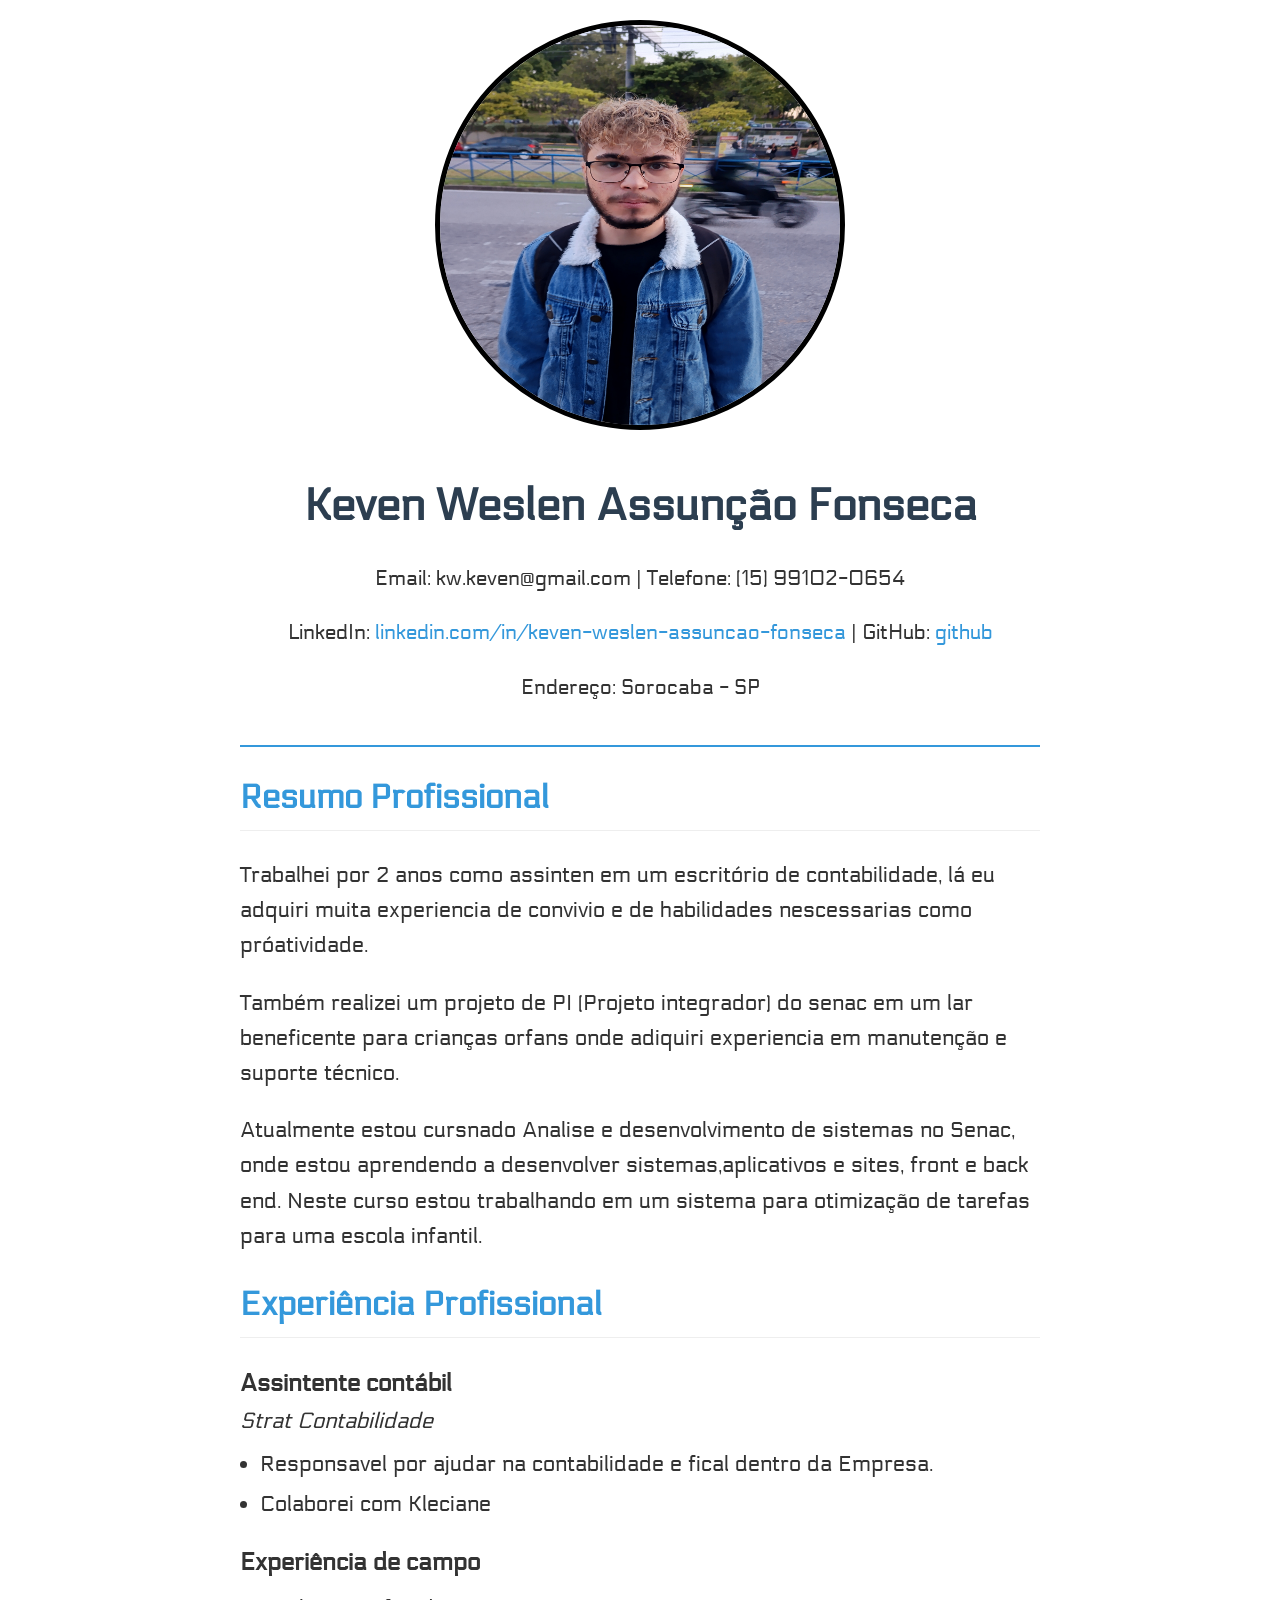
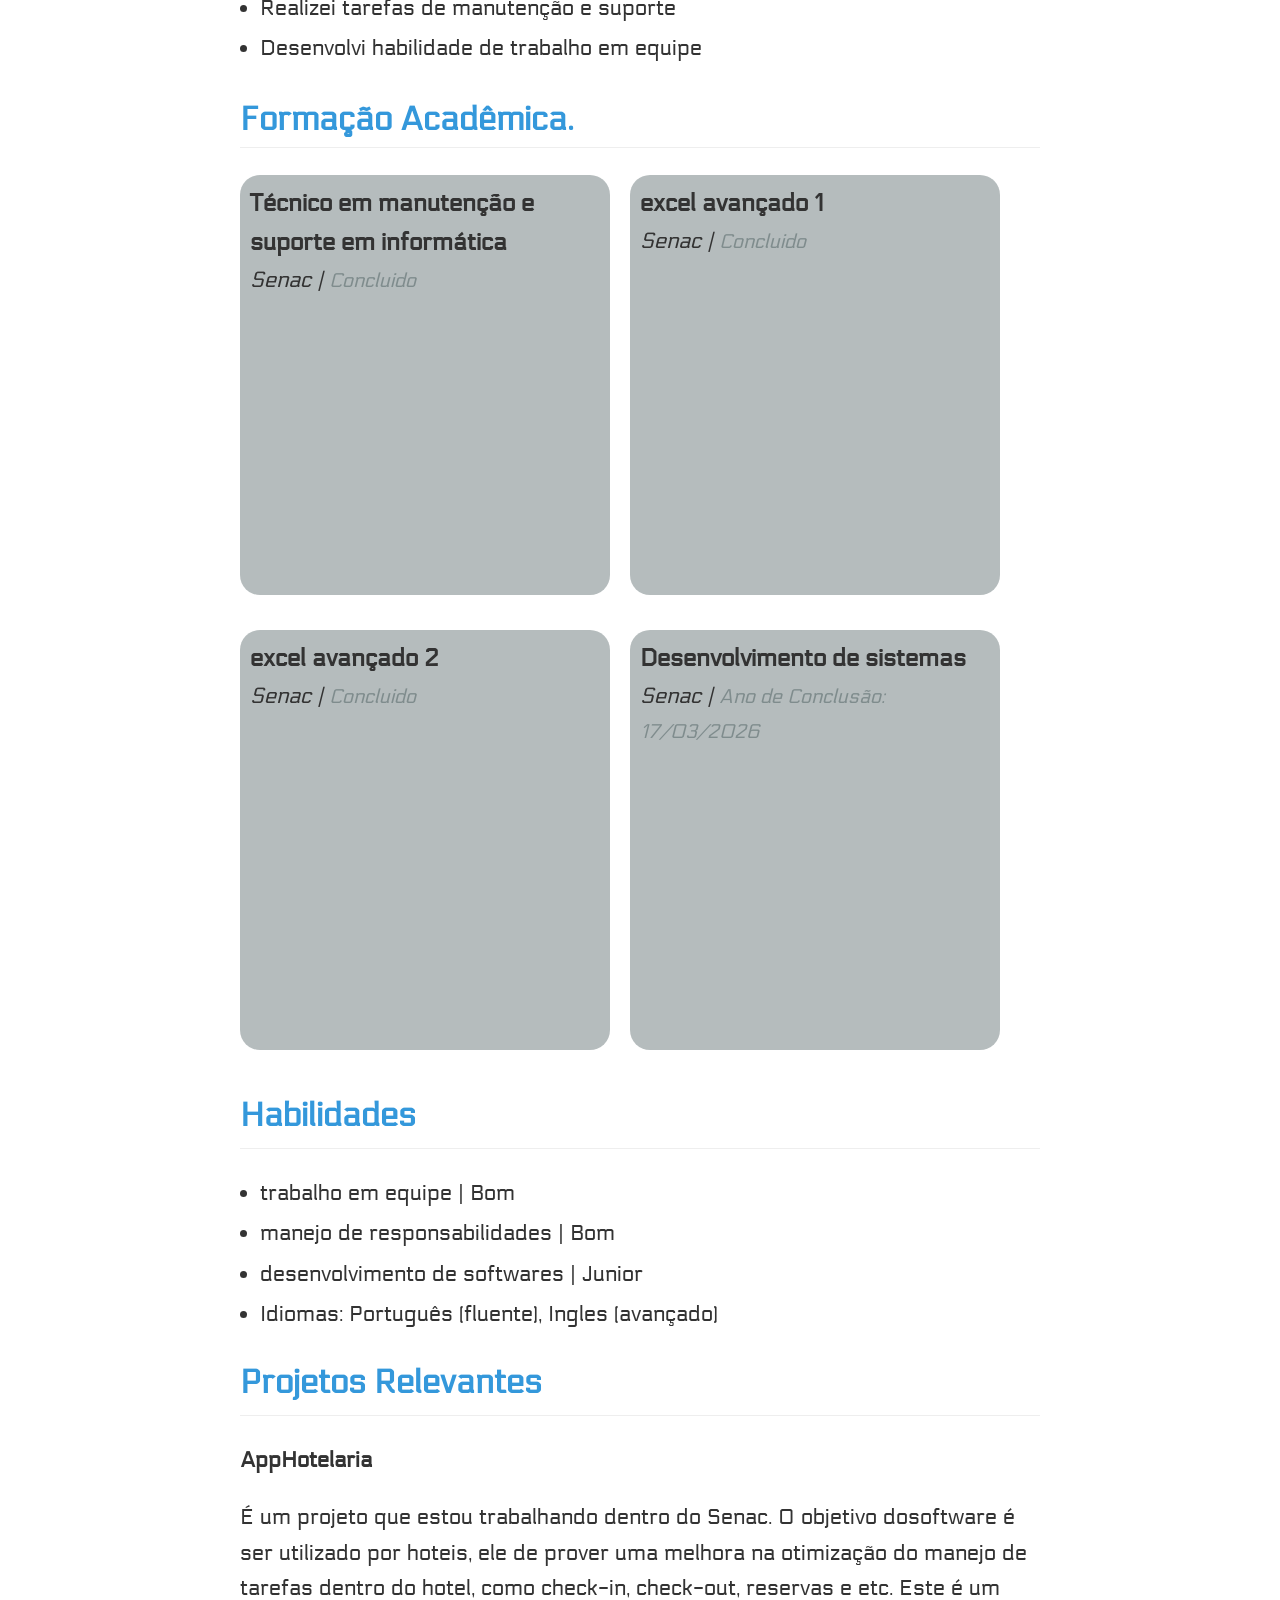
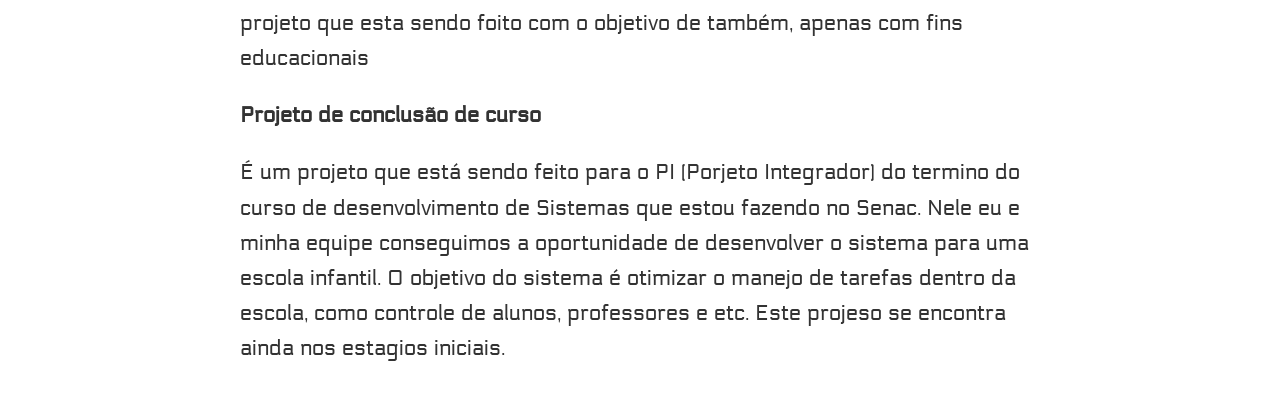
<file: index.html>
<!DOCTYPE html>
<html lang="pt-br">
<head>
    <meta charset="UTF-8">
    <meta name="viewport" content="width=device-width, initial-scale=1.0">
    <title>Meu Currículo</title>
    <link rel="stylesheet" href="Style.css">

</head>
<body>
    <header>
        <div class="profile-picture">
            <img src="./Resources/Imag/FotoPerfil.jpg" alt="Foto de Perfil">
        <h1>Keven Weslen Assunção Fonseca</h1>
        <div class="contact-info">
            <p>Email: kw.keven@gmail.com | Telefone: (15) 99102-0654</p>
            <p>LinkedIn: <a href="https://www.linkedin.com/in/keven-weslen-assuncao-fonseca/" target="_blank">linkedin.com/in/keven-weslen-assuncao-fonseca</a> | GitHub: <a href="https://github.com/kevenweslen" target="_blank">github</a></p>
            <p>Endereço: Sorocaba - SP</p>
        </div>
    </header>

    <section id="resumo">
        <h2>Resumo Profissional</h2>
        <p>Trabalhei por 2 anos como assinten em um escritório de contabilidade, lá eu adquiri muita experiencia de convivio e de habilidades nescessarias como próatividade.</p>
        <p> Também realizei um projeto de PI (Projeto integrador) do senac em um lar beneficente para crianças orfans onde adiquiri experiencia em manutenção e suporte técnico.</p>
        <p> Atualmente estou cursnado Analise e desenvolvimento de sistemas no Senac, onde estou aprendendo a desenvolver sistemas,aplicativos e sites, front e back end. Neste curso estou trabalhando em um sistema para otimização de tarefas para uma escola infantil.</p>
        
    </section>

    <section id="experiencia">
        <h2>Experiência Profissional</h2>
        
        <div class="job">
            <div class="job-title">Assintente contábil</div>
            <div class="company">Strat Contabilidade  <span class="date"></span></div>
            <ul>
                <li>Responsavel por ajudar na contabilidade e fical dentro da Empresa.</li>
                <li>Colaborei com Kleciane</li>
            </ul>
        </div>
        
        <div class="job">
            <div class="job-title">Experiência de campo</div>
            <div class="company"> <span class="date"></span></div>
            <ul>
                <li>Realizei tarefas de manutenção e suporte</li>
                <li>Desenvolvi habilidade de trabalho em equipe</li>
            </ul>
        </div>
    </section>

            <h2 class="titulo">Formação Acadêmica.</h2>
    <section id="educacao" class="educacao">        
        <div class="education">
            <div class="degree">Técnico em manutenção e suporte em informática</div>
            <div class="institution">Senac | <span class="date">Concluido</span></div>
        </div>
        
        <div class="education">
            <div class="degree">excel avançado 1</div>
            <div class="institution">Senac | <span class="date">Concluido</span></div>
        </div>

        <div class="education">
            <div class="degree">excel avançado 2</div>
            <div class="institution">Senac | <span class="date">Concluido</span></div>
        </div>

        <div class="education">
            <div class="degree">Desenvolvimento de sistemas</div>
            <div class="institution">Senac | <span class="date">Ano de Conclusão: 17/03/2026</span></div>
        </div>
    </section>

    <section id="habilidades">
        <h2>Habilidades</h2>
        <ul>
            <li>trabalho em equipe | Bom</li>
            <li>manejo de responsabilidades | Bom</li>
            <li>desenvolvimento de softwares | Junior</li>
            <li>Idiomas: Português (fluente), Ingles (avançado)</li>
        </ul>
    </section>

    <section id="projetos">
        <h2>Projetos Relevantes</h2>
        <div class="project">
            <div class="project-name">AppHotelaria</div>
            <p>É um projeto que estou trabalhando dentro do Senac. O objetivo dosoftware é ser utilizado por hoteis, ele de prover uma melhora na otimização do manejo
            de tarefas dentro do hotel, como check-in, check-out, reservas e etc. Este é um projeto que esta sendo foito com o objetivo de também, apenas com fins educacionais</p>
            <div class="project-name">Projeto de conclusão de curso</div>
            <p>É um projeto que está sendo feito para o PI (Porjeto Integrador) do termino do curso de desenvolvimento de Sistemas que estou fazendo no Senac. Nele eu e minha equipe 
                conseguimos a oportunidade de desenvolver o sistema para uma escola infantil. O objetivo do sistema é otimizar o manejo de tarefas dentro da escola, como controle 
                de alunos, professores e etc. Este projeso se encontra ainda nos estagios iniciais.</p>
            </p>
        </div>
    </section>
</body>
</html>
</file>
<file: Style.css>
@font-face {
    font-family: Electrolize-Regular;
    src: url(./Resources/Fonts/Electrolize-Regular.ttf) format('truetype');
    font-weight: normal;
}

/* Reset e configurações gerais */
body {
    font-family: "Electrolize-Regular", sans-serif;
    font-size: 22px;
    line-height: 1.6;
    margin: 0;
    padding: 20px;
    color: #333;
    max-width: 800px;
    margin: 0 auto;
}

/* Estilos para links */
a {
    color: #3498db;
    text-decoration: none;
    transition: text-decoration 0.3s ease;
}

a:hover {
    text-decoration: underline;
}

/* Cabeçalho */
header {
    text-align: center;
    margin-bottom: 20px;
    border-bottom: 2px solid #3498db;
    padding-bottom: 20px;
}

header img {
    width: 400px;
    height: 400px;
    border-radius: 100%;
    border: 5px solid black;

}

header h1 {
    color: #2c3e50;
    margin-bottom: 5px;
}

.contact-info {
    margin: 10px 0;
    font-size: 0.95em;
}

/* Seções */
section {
    margin-bottom: 20px;
}

section h2 {
    color: #3498db;
    border-bottom: 1px solid #eee;
    padding-bottom: 5px;
    margin-top: 25px;
}

/* Experiência Profissional */
.job, .education {
    margin-bottom: 15px;
}

.job-title, .degree {
    font-weight: bold;
    font-size: 1.1em;
}

.company, .institution {
    font-style: italic;
    margin-bottom: 5px;
}

.date {
    color: #7f8c8d;
    font-style: italic;
    font-size: 0.9em;
}

/* Listas */
ul {
    padding-left: 20px;
    margin-top: 8px;
}

ul li {
    margin-bottom: 5px;
}

/* Projetos */
.project {
    margin-bottom: 15px;
}

.project-name {
    font-weight: bold;
    margin-bottom: 5px;
}

/* Responsividade */
@media (max-width: 600px) {
    body {
        padding: 15px;
    }
    
    header {
        padding-bottom: 15px;
    }
    
    .contact-info p {
        margin: 5px 0;
    }
}

.educacao {
    display: flex;
    flex-wrap: wrap;
    gap: 20px;
}

.titulo{
    color: #3498db;
    border-bottom: 1px solid #eee;
    padding-bottom: 5px;
    padding: 0px;
}

.education {
    background-color: #7f8c8d93;
    border-color: #333;
    border-radius: 20px;
    padding: 10px;
    width: 350px;
    height: 400px;
}
</file>
